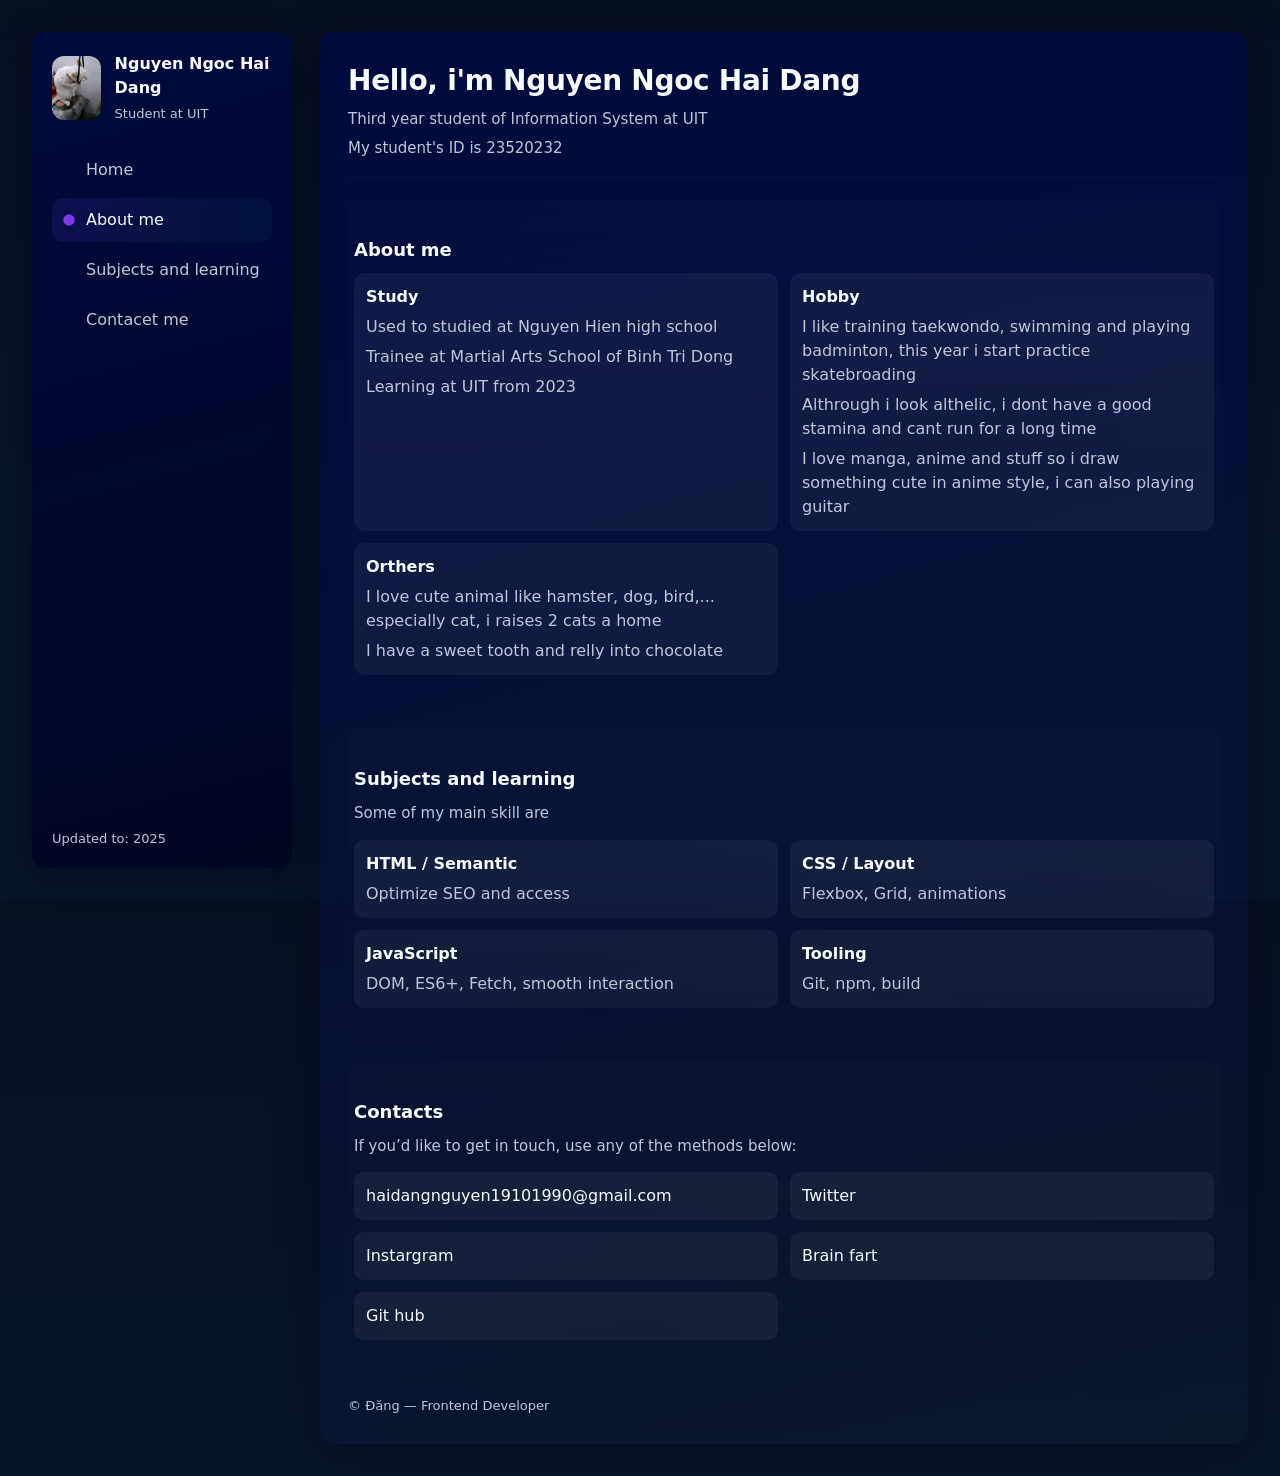
<file: homework1/index.html>
<!DOCTYPE html>
<html lang="en">

<head>
  <meta charset="UTF-8">
  <meta name="viewport" content="width=device-width, initial-scale=1.0">
  <title>Small description about me</title>
  <link rel="stylesheet" href="/homework1/style.css">
</head>

<body>
  <div class="wrap">
    <aside class="sidebar">
      <div class="profile">
        <img src="despressed_cat.jpg" alt="meowmeow" class="avatar">
        <div>
          <div class="pname">Nguyen Ngoc Hai Dang</div>
          <div class="psub">Student at UIT </div>
        </div>
      </div>

      <nav class="menu" id="menu">
        <a href="#home" data-target="home" class="active">
          <span class="dot"></span> Home
        </a>
        <a href="#about" data-target="about">
          <span class="dot"></span> About me
        </a>
        <a href="#skills" data-target="skills">
          <span class="dot"></span> Subjects and learning
        </a>
        <a href="#contact" data-target="contact">
          <span class="dot"></span> Contacet me
        </a>
      </nav>

      <div style="margin-top:auto; font-size:13px; color:var(--muted)">
        Updated to: 2025
      </div>
    </aside>

    <main class="content">
      <header class="hero" id="home">
        <div class="hero-left">
          <h1>Hello, i'm Nguyen Ngoc Hai Dang</h1>
          <p class="lead">Third year student of Information System at UIT</p>
          <p class="lead">My student's ID is 23520232</p>
        </div>
      </header>

      <section id="about">
        <h2>About me</h2>
        <div class="grid">
          <div class="card">
            <strong>Study</strong>
            <div class="muted">Used to studied at Nguyen Hien high school</div>
            <div class="muted">Trainee at Martial Arts School of Binh Tri Dong</div>
            <div class="muted">Learning at UIT from 2023</div>
          </div>
          <div class="card">
            <strong>Hobby</strong>
            <div class="muted">I like training taekwondo, swimming and playing badminton, this year i start practice
              skatebroading</div>
            <div class="muted">Althrough i look althelic, i dont have a good stamina and cant run for a long time</div>
            <div class="muted">I love manga, anime and stuff so i draw something cute in anime style, i can also playing
              guitar</div>
          </div>
          <div class="card">
            <strong>Orthers</strong>
            <div class="muted">I love cute animal like hamster, dog, bird,... especially cat, i raises 2 cats a home
            </div>
            <div class="muted">I have a sweet tooth and relly into chocolate</div>
          </div>
        </div>
      </section>

      <section id="skills">
        <h2>Subjects and learning</h2>
        <p class="lead">Some of my main skill are</p>
        <div class="grid">
          <div class="card"><strong>HTML / Semantic</strong>
            <div class="muted">Optimize SEO and access</div>
          </div>
          <div class="card"><strong>CSS / Layout</strong>
            <div class="muted">Flexbox, Grid, animations</div>
          </div>
          <div class="card"><strong>JavaScript</strong>
            <div class="muted">DOM, ES6+, Fetch, smooth interaction</div>
          </div>
          <div class="card"><strong>Tooling</strong>
            <div class="muted">Git, npm, build</div>
          </div>
        </div>
      </section>

      <section id="contact">
        <h2>Contacts</h2>
        <p class="lead">If you’d like to get in touch, use any of the methods below: </p>
        <div class="grid">
          <div class="card">
            <div>haidangnguyen19101990@gmail.com</div>
          </div>
          <div class="card">
            <a href="https://x.com/Dngai_2a" style="color:var(--white); text-decoration: none;" target="_blank">Twitter</a>
          </div>
          <div class="card">
            <a href="https://www.instagram.com/_hai.danng/" style="color:var(--white); text-decoration: none;" target="_blank">Instargram</a>
          </div>
          <div class="card">
            <a href="https://www.youtube.com/watch?v=UN7SBXJj2pc" style="color:var(--white); text-decoration: none;" target="_blank">Brain fart</a>
          </div>
          <div class="card">
            <a href="https://github.com/NguyenNgocHaiDang" target="_blank" style="color:var(--white); text-decoration: none;">Git hub</a>
          </div>
        </div>
      </section>

      <footer>© Đăng — Frontend Developer</footer>
    </main>
  </div>

  <script src="/homework1/script.js"></script>
</body>

</html>
</file>
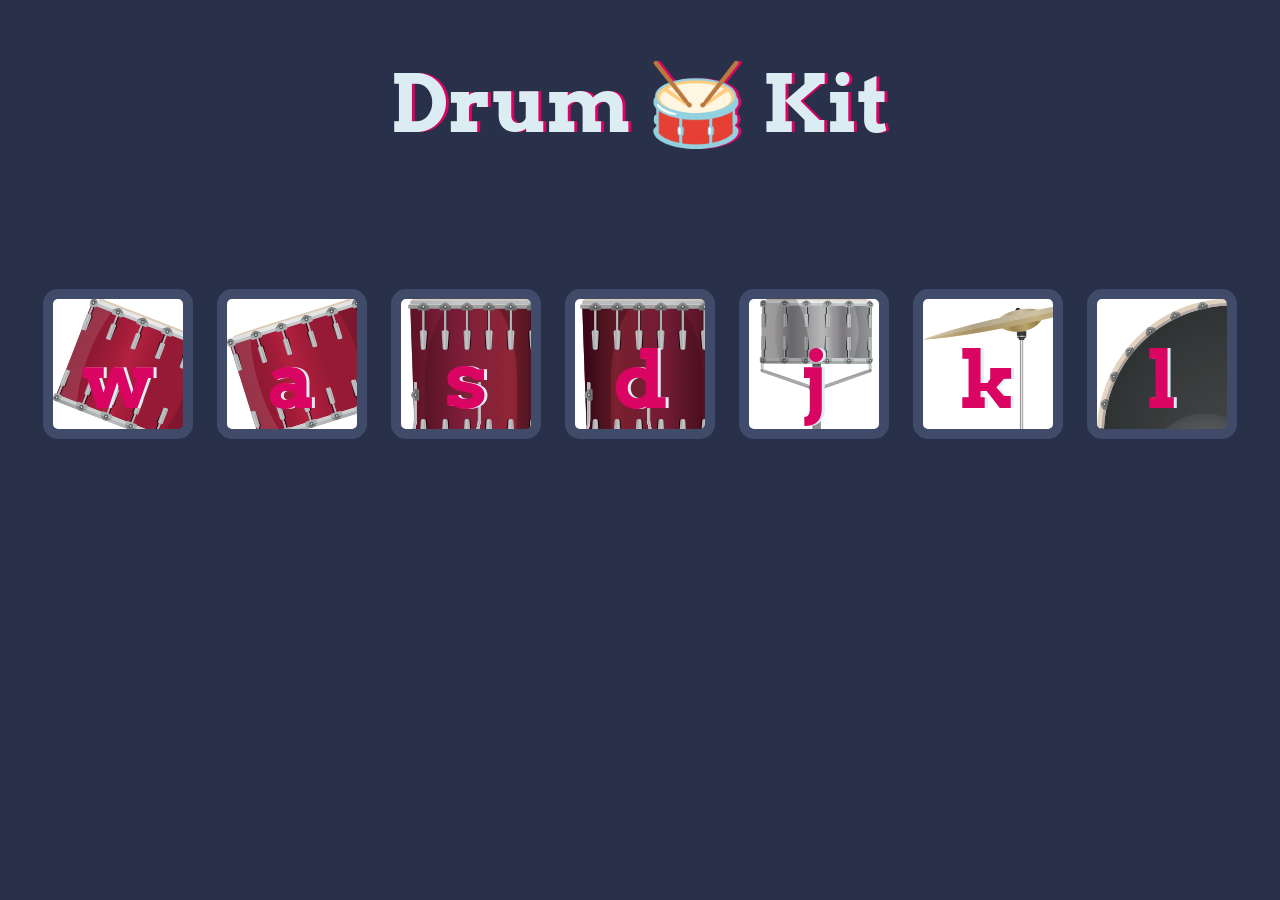
<file: homework2/index.html>
<!DOCTYPE html>
<html lang="en" dir="ltr">

<head>
  <meta charset="utf-8">
  <title>Drum Kit</title>
  <link rel="stylesheet" href="styles.css">
  <link href="https://fonts.googleapis.com/css?family=Arvo" rel="stylesheet">
</head>

<body>
  <h1 id="title">Drum 🥁 Kit</h1>
  <div class="set">
    <button class="w drum">w</button>
    <button class="a drum">a</button>
    <button class="s drum">s</button>
    <button class="d drum">d</button>
    <button class="j drum">j</button>
    <button class="k drum">k</button>
    <button class="l drum">l</button>
  </div>


<script src="index.js" charset="utf-8"></script>
</body>
</html>
</file>
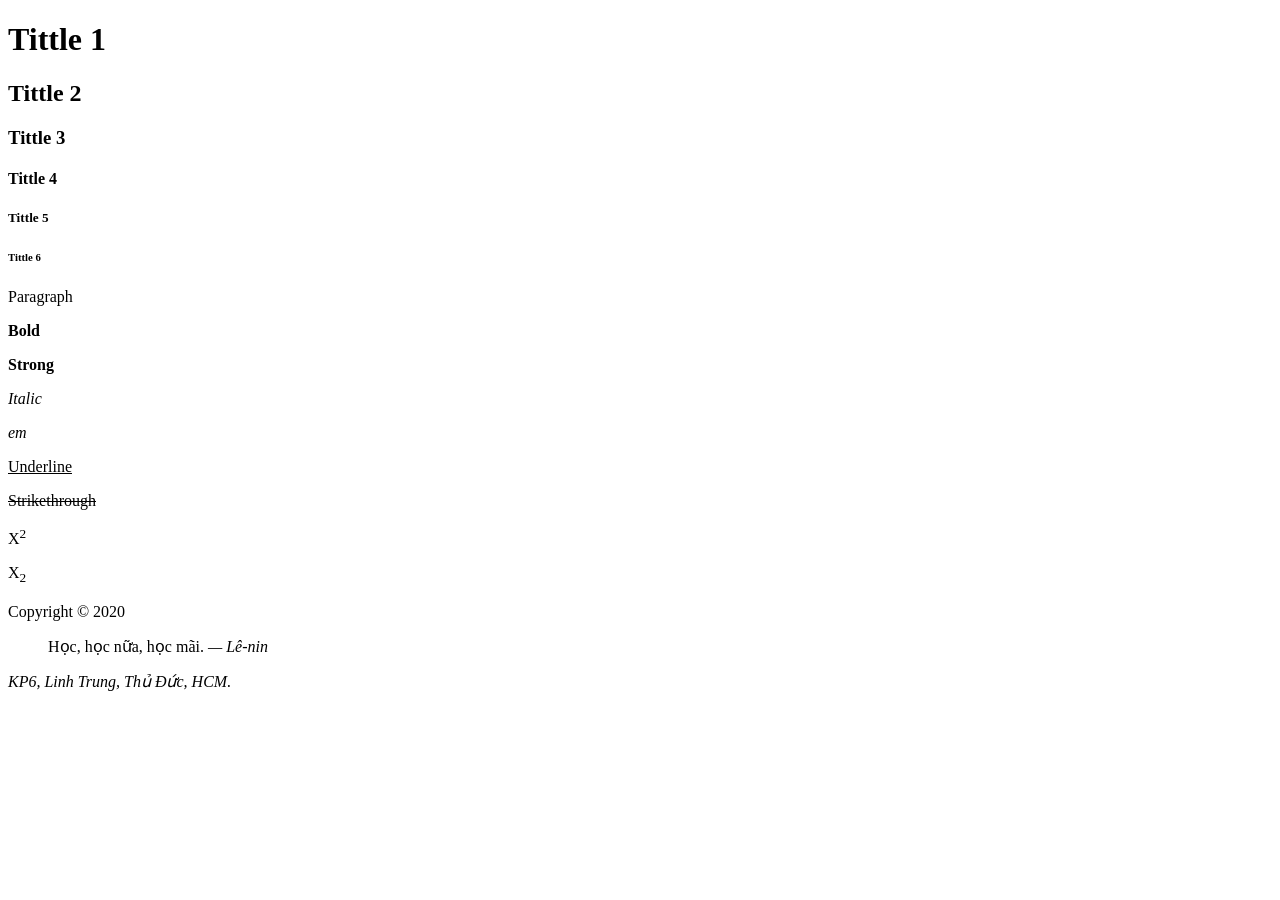
<file: exercise1/index1.html>
<!DOCTYPE html>
<html lang="en">
<head>
    <meta charset="UTF-8">
    <meta name="viewport" content="width=device-width, initial-scale=1.0">
    <title>Document</title>
</head>
<body>
    <h1>Tittle 1</h1>
    <h2>Tittle 2</h2>
    <h3>Tittle 3</h3> 
    <h4>Tittle 4</h4>
    <h5>Tittle 5</h5>
    <h6>Tittle 6</h6>
    <p>Paragraph</p>
    <p><b>Bold</b></p>
    <p><strong>Strong</strong></p>
    <p><i>Italic</i></p>
    <p><em>em</em></p>
    <p><u>Underline</u></p>
    <p><strike>Strikethrough</strike></p>
    <p>X<sup>2</sup></p>
    <p>X<sub>2</sub></p>
    <!-- https://unicode-table.com/en/00A9 -->
    <p>Copyright &#169; 2020</p>    
    <p>
        <blockquote>Học, học nữa, học mãi.
            <cite>&mdash; Lê-nin</cite>
        </blockquote>
    </p>
    <p>
        <address>KP6, Linh Trung, Thủ Đức, HCM.</address>
    </p>
</body>
</html>
</file>
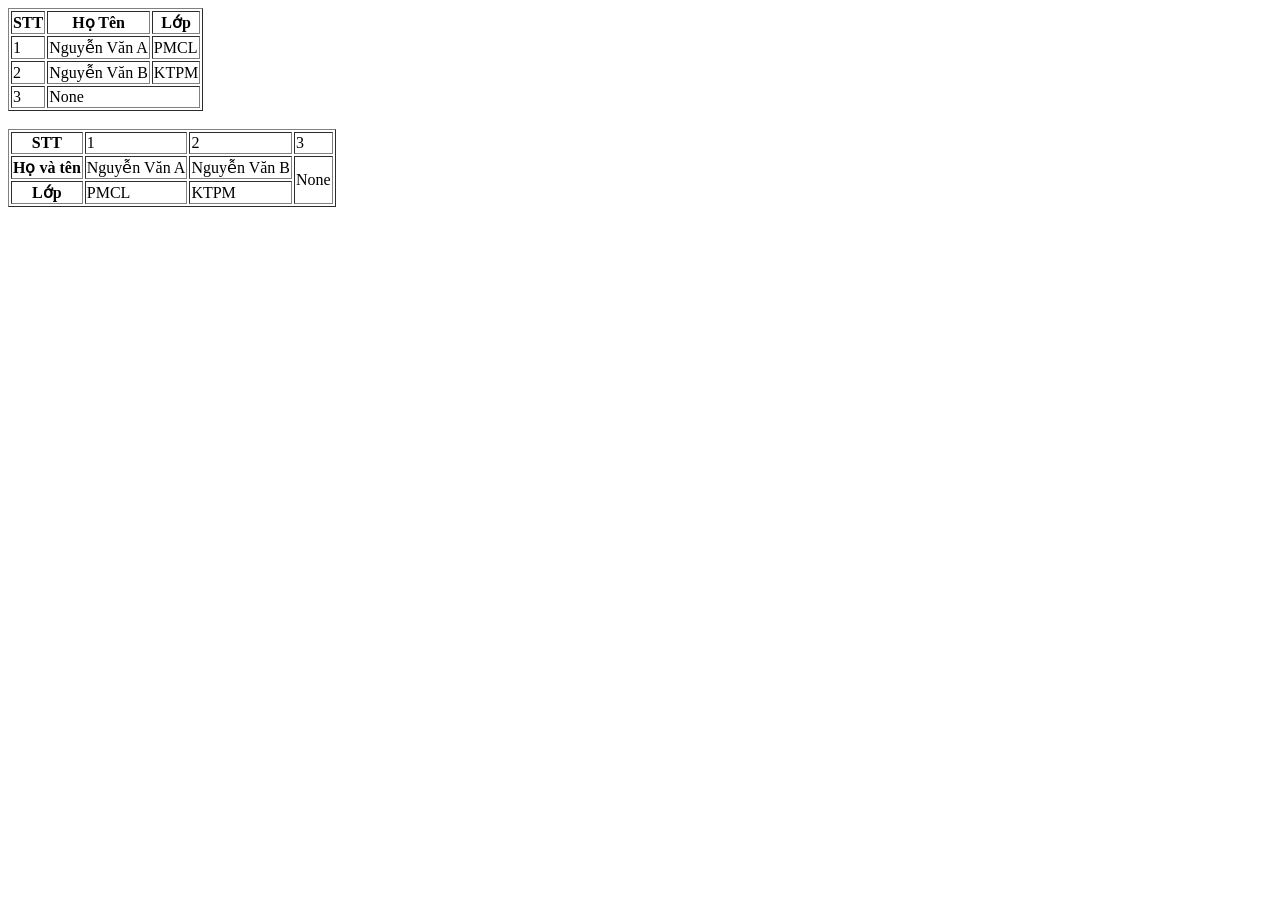
<file: exercise1/index3.html>
<!DOCTYPE html>
<html lang="en">
<head>
    <meta charset="UTF-8">
    <meta name="viewport" content="width=device-width, initial-scale=1.0">
    <title>Document</title>
</head>
<body>
  <table border="1">
    <tr>
      <th>STT</th>
      <th>Họ Tên</th>
      <th>Lớp</th>
    </tr>
    <tr>
      <td>1</td>
      <td>Nguyễn Văn A</td>
      <td>PMCL</td>
    </tr>
    <tr>
      <td>2</td>
      <td>Nguyễn Văn B</td>
      <td>KTPM</td>
    </tr>
    <tr>
      <td>3</td>
      <td colspan="2">None</td>
    </tr>
  </table>
  <br>
  <table border="1">
    <tr>
      <th>STT</th>
      <td>1</td>
      <td>2</td>
      <td>3</td>
    </tr>
    <tr>
      <th>Họ và tên</th>
      <td>Nguyễn Văn A</td>
      <td>Nguyễn Văn B</td>
      <td rowspan="2">None</td>
    </tr>
    <tr>
        <th>Lớp</th>
        <td>PMCL</td>
        <td>KTPM</td>
    </tr>
  </table>
</body>
</html>
</file>
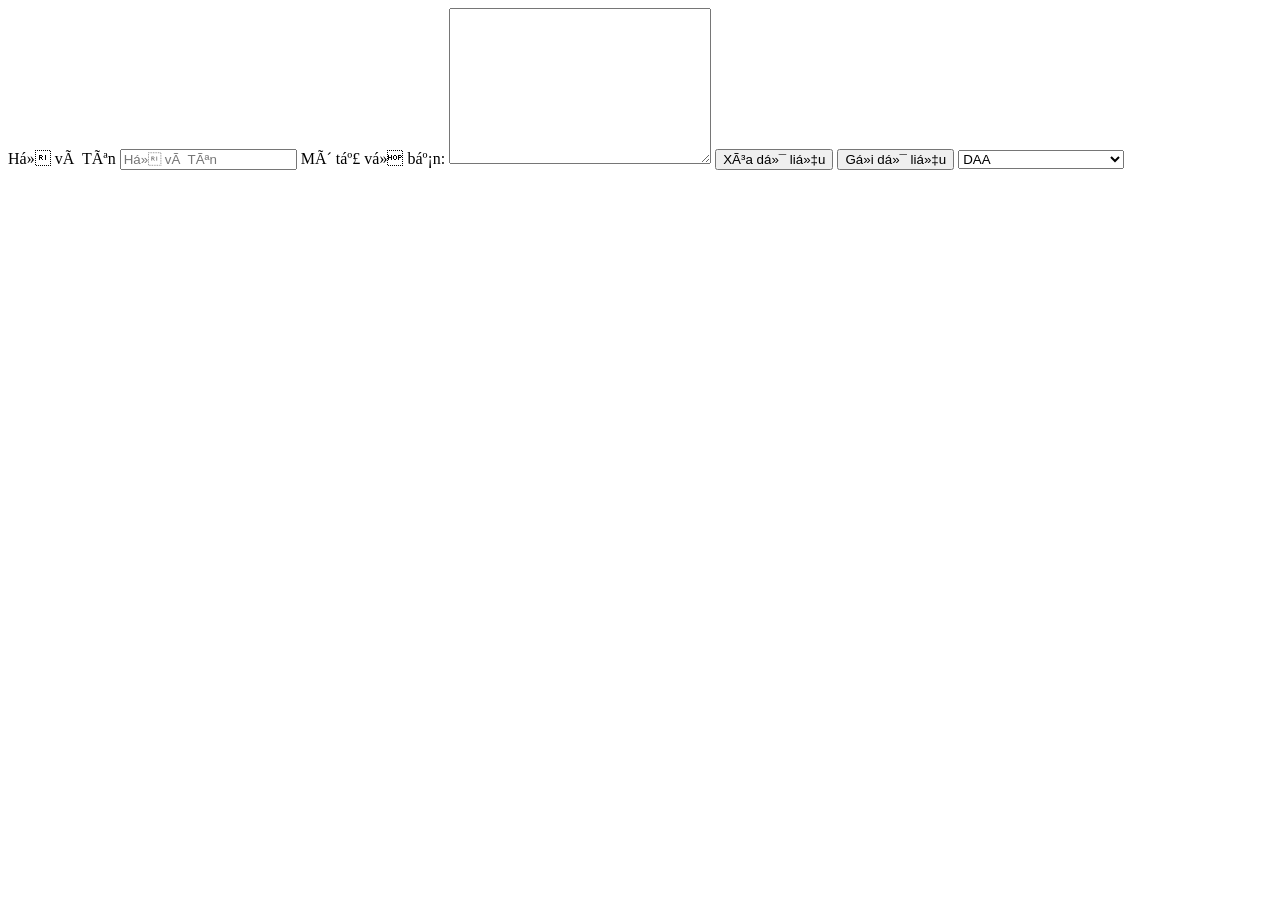
<file: exercise1/index5.html>
<!DOCTYPE html>
<html>
<head>
    <title>HTML5</title>
</head>
<body>
  <form action="" method="GET" accept-charset="UTF-8">
    <!-- action: Java script
         method: GET/POST/PUSH/PATCH/DELETE-->
    <labe for="full-name">Họ và Tên</labe>
    <input type="text" name="full-name" value="" placeholder="Họ và Tên">
    <label for="about-your-self">Mô tả về bạn:</label>
    <textarea name="about-your-self" id="" cols="30" rows="10"></textarea>
    <button>Xóa dữ liệu</button>
    <input type="submit" value="Gửi dữ liệu">
    <!-- 
    type: color/checkbox/date/datetime/datetime-local/email/file/hidden/image/  month/number/password/radio/range/reset/search/tel/time/url/week -->
    <select name="" id="">
        <optgroup label="UIT">
            <option value="">DAA</option>
            <option value="">Website môn học</option>
        </optgroup>
        <optgroup label="Mạng xã hội">
            <option value="FB">Facebook</option>
            <option value="Zalo">Zalo</option>
        </optgroup>
    </select>
  </form>
</body>
</html>
</file>
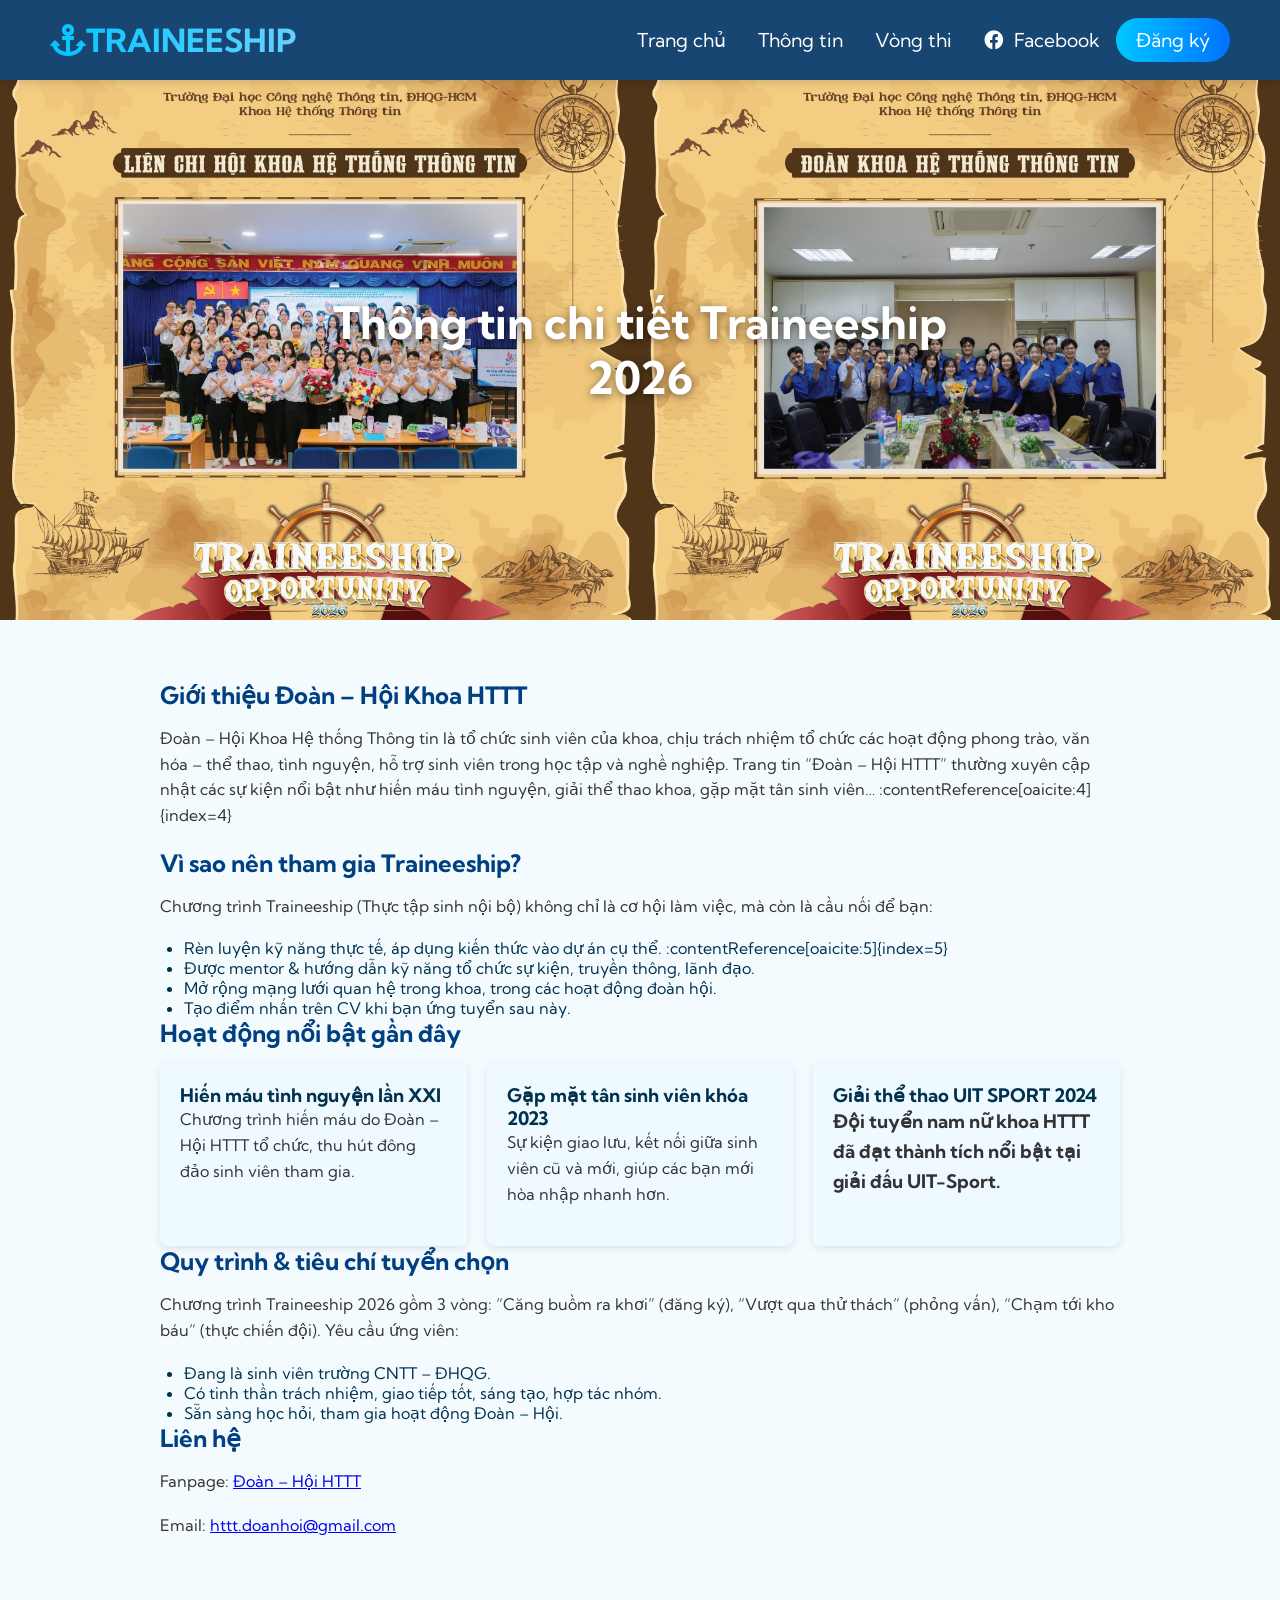
<file: homework3/tech.html>
<!DOCTYPE html>
<html lang="vi">
<head>
  <meta charset="UTF-8" />
  <meta name="viewport" content="width=device-width, initial-scale=1.0" />
  <title>Thông tin – Traineeship HTTT 2026</title>
  <link rel="stylesheet" href="styles.css" />
  <link
    rel="stylesheet"
    href="https://use.fontawesome.com/releases/v5.14.0/css/all.css"
    crossorigin="anonymous"
  />
  <link
    href="https://fonts.googleapis.com/css2?family=Kumbh+Sans:wght@400;700&display=swap"
    rel="stylesheet"
  />
  <style>
    .hero-tech {
  display: grid;
  grid-template-columns: 1fr 1fr; 
  height: 60vh;
  position: relative;
  overflow: hidden;
}

.hero-tech .half {
  background-size: cover;
  background-position: center;
  transition: transform 0.5s ease;
}

.hero-tech .half:first-child {
  background-image: url("images/t1.jpg");
}

.hero-tech .half:last-child {
  background-image: url("images/t2.jpg");
}

.hero-tech::after {
  content: "Thông tin chi tiết Traineeship 2026";
  position: absolute;
  top: 50%;
  left: 50%;
  transform: translate(-50%, -50%);
  color: #fff;
  font-size: 2.8rem;
  text-align: center;
  font-weight: 700;
  text-shadow: 0 2px 8px rgba(0, 0, 0, 0.5);
}

.hero-tech .half:hover {
  transform: scale(1.05);
}


    .content-section {
      padding: 60px 20px;
      max-width: 1000px;
      margin: 0 auto;
    }
    .content-section h2 {
      color: #004080;
      margin-bottom: 1rem;
    }
    .content-section p {
      line-height: 1.6;
      margin-bottom: 1.2rem;
      color: #333;
    }
    .list-benefits {
      list-style-type: disc;
      margin-left: 1.5rem;
    }
    .past-activities {
      display: grid;
      grid-template-columns: repeat(auto-fit, minmax(280px, 1fr));
      gap: 20px;
    }
    .activity-card {
      background: #eefaff;
      border-radius: 8px;
      padding: 20px;
      box-shadow: 0 2px 8px rgba(0,0,0,0.1);
    }




  </style>
</head>

<body>
  <!-- Navbar (reuse your navbar structure) -->
  <nav class="navbar">
    <div class="navbar__container">
      <a href="index.html" id="navbar__logo"><i class="fas fa-anchor"></i>TRAINEESHIP</a>
      <div class="navbar__toggle" id="mobile-menu">
        <span class="bar"></span> <span class="bar"></span> <span class="bar"></span>
      </div>
      <ul class="navbar__menu">
        <li class="navbar__item"><a href="index.html" class="navbar__links">Trang chủ</a></li>
        <li class="navbar__item"><a href="tech.html" class="navbar__links active">Thông tin</a></li>
        <li class="navbar__item"><a href="#rounds" class="navbar__links">Vòng thi</a></li>
        <li class="navbar__item">
          <a href="https://www.facebook.com/DoanHoiHTTT" target="_blank" class="navbar__links">
            <i class="fab fa-facebook"></i> Facebook
          </a>
        </li>
        <li class="navbar__btn">
          <a href="https://forms.gle/xTGTVu6NL3N76SZf8" target="_blank" class="button">Đăng ký</a>
        </li>
      </ul>
    </div>
  </nav>

  <!-- Hero / Banner for tech page -->
 <section class="hero-tech">
  <div class="half"></div>
  <div class="half"></div>
</section>


  <!-- Content sections -->
  <section class="content-section">
    <h2>Giới thiệu Đoàn – Hội Khoa HTTT</h2>
    <p>
      Đoàn – Hội Khoa Hệ thống Thông tin là tổ chức sinh viên của khoa, chịu trách nhiệm tổ chức
      các hoạt động phong trào, văn hóa – thể thao, tình nguyện, hỗ trợ sinh viên trong học tập và nghề nghiệp.
      Trang tin “Đoàn – Hội HTTT” thường xuyên cập nhật các sự kiện nổi bật như hiến máu tình nguyện, giải
      thể thao khoa, gặp mặt tân sinh viên… :contentReference[oaicite:4]{index=4}
    </p>

    <h2>Vì sao nên tham gia Traineeship?</h2>
    <p>Chương trình Traineeship (Thực tập sinh nội bộ) không chỉ là cơ hội làm việc, mà còn là cầu nối để bạn:</p>
    <ul class="list-benefits">
      <li>Rèn luyện kỹ năng thực tế, áp dụng kiến thức vào dự án cụ thể. :contentReference[oaicite:5]{index=5}</li>
      <li>Được mentor & hướng dẫn kỹ năng tổ chức sự kiện, truyền thông, lãnh đạo.</li>
      <li>Mở rộng mạng lưới quan hệ trong khoa, trong các hoạt động đoàn hội.</li>
      <li>Tạo điểm nhấn trên CV khi bạn ứng tuyển sau này.</li>
    </ul>

    <h2>Hoạt động nổi bật gần đây</h2>
    <div class="past-activities">
      <div class="activity-card">
        <h3>Hiến máu tình nguyện lần XXI</h3>
        <p>Chương trình hiến máu do Đoàn – Hội HTTT tổ chức, thu hút đông đảo sinh viên tham gia. </p>
      </div>
      <div class="activity-card">
        <h3>Gặp mặt tân sinh viên khóa 2023</h3>
        <p>Sự kiện giao lưu, kết nối giữa sinh viên cũ và mới, giúp các bạn mới hòa nhập nhanh hơn. </p>
      </div>
      <div class="activity-card">
        <h3>Giải thể thao UIT SPORT 2024</        </h3>
        <p>Đội tuyển nam nữ khoa HTTT đã đạt thành tích nổi bật tại giải đấu UIT-Sport.</p>
      </div>
    </div>

    <h2>Quy trình & tiêu chí tuyển chọn</h2>
    <p>Chương trình Traineeship 2026 gồm 3 vòng: “Căng buồm ra khơi” (đăng ký), “Vượt qua thử thách” (phỏng vấn),
    “Chạm tới kho báu” (thực chiến đội). Yêu cầu ứng viên:</p>
    <ul class="list-benefits">
      <li>Đang là sinh viên trường CNTT – ĐHQG.</li>
      <li>Có tinh thần trách nhiệm, giao tiếp tốt, sáng tạo, hợp tác nhóm.</li>
      <li>Sẵn sàng học hỏi, tham gia hoạt động Đoàn – Hội.</li>
    </ul>

    <h2>Liên hệ</h2>
    <p>Fanpage: <a href="https://www.facebook.com/DoanHoiHTTT" target="_blank">Đoàn – Hội HTTT</a></p>
    <p>Email: <a href="mailto:httt.doanhoi@gmail.com">httt.doanhoi@gmail.com</a></p>
  </section>

  <script src="app.js"></script>
</body>
</html>
</file>
<file: homework1/style.css>
:root{
  --bg:#0f1724;
  --card:#0b1220;
  --accent:#7c3aed;
  --muted:#bcc7d7;
  --white:#f7fbff;
  --glass: rgb(255, 255, 255, 0.05);
  --radius:14px;
  --transition:300ms cubic-bezier(.2,.9,.3,1);
}
*{box-sizing:border-box}
html,body{height:100%}
body{
  margin:0;
  font-family: Inter, ui-sans-serif, system-ui, -apple-system, "Segoe UI", Roboto, "Helvetica Neue", Arial;
  background:linear-gradient(180deg,#071021 0%, #071428 60%), var(--bg);
  color:var(--white);
  -webkit-font-smoothing:antialiased;
  -moz-osx-font-smoothing:grayscale;
  line-height:1.5;
}

/* Layout */
.wrap{
  display:grid;
  grid-template-columns:260px 1fr;
  gap:28px;
  min-height:100vh;
  padding:32px;
}

/* Sidebar */
.sidebar{
  position:sticky;
  top:32px;
  height:calc(100vh - 64px);
  background:linear-gradient(165deg, rgba(0, 10, 63), rgba(0, 5, 31, 0.9));
  border-radius:var(--radius);
  padding:20px;
  box-shadow: 0 6px 30px rgba(2,6,23,0.6);
  display:flex;
  flex-direction:column;
  gap:18px;
  overflow:hidden;
}
.profile{
  display:flex;
  gap:14px;
  align-items:center;
}
.avatar{
  width:64px;
  height:64px;
  border-radius:12px;
  display:flex;
}
.pname{
  font-weight:700;
  font-size:16px;
  color:var(--white);
}
.psub{
  font-size:13px;
  color:var(--muted);
  margin-top:4px;
}

/* Menu */
.menu{
  margin-top:6px;
  display:flex;
  flex-direction:column;
  gap:6px;
}
.menu a{
  text-decoration:none;
  color:var(--muted);
  display:flex;
  align-items:center;
  gap:12px;
  padding:10px 12px;
  border-radius:10px;
  transition:color var(--transition), transform var(--transition), background-color var(--transition);
  position:relative;
  overflow:hidden;
}
.menu a .dot{
  width:10px;
  height:10px;
  border-radius:50%;
  background:transparent;
  box-shadow: 0 0 0 4px transparent;
  transition:background var(--transition), box-shadow var(--transition), transform var(--transition);
}
.menu a:hover{
  color:var(--white);
  transform:translateX(6px);
}
.menu a:hover .dot{
  background:var(--accent);
  box-shadow: 0 8px 30px rgba(124,58,237,0.18);
  transform:scale(1.1);
}
.menu a.active{
  color:var(--white);
  font-weight: 500;
  background:linear-gradient(90deg, rgba(124,58,237,0.12), rgba(45,212,191,0.04));
}
.menu a.active .dot{
  background:var(--accent);
  box-shadow: 0 10px 30px rgba(124,58,237,0.22);
  transform:scale(1.15);
}

/* Content area */
.content{
  padding:28px;
  border-radius:var(--radius);
  background:linear-gradient(165deg, rgb(0, 10, 63), rgba(255,255,255,0.01));
  box-shadow: 0 8px 40px rgba(2,6,23,0.5);
  min-height: calc(100vh - 64px);
}
header.hero{
  display:flex;
  align-items:center;
  gap:20px;
  padding-bottom:18px;
  border-bottom:1px solid rgba(255,255,255,0.03);
  margin-bottom:22px;
}
.hero-left h1{
  margin:0;
  font-size:28px;
  letter-spacing:-0.3px;
}
.hero-left p{margin:6px 0 0;color:var(--muted)}

section{
  padding:36px 6px;
  border-radius:10px;
  margin-bottom:18px;
  background:linear-gradient(180deg, rgba(255,255,255,0.01), rgba(255,255,255,0.00));
}
h2{
  margin:0 0 10px 0;
  font-size:18px;
  color:var(--white);
}
.lead{
  font-size:15px;
  color:var(--muted);
  margin-top:6px;
}
/* Cards and lists */
.grid{
  display:grid;
  grid-template-columns:repeat(auto-fit,minmax(300px,1fr));
  gap:12px;
  margin-top:8px;
}
.card{
  background:var(--glass);
  padding:12px;
  border-radius:10px;
  color:var(--white);
  transition:transform var(--transition), box-shadow var(--transition);
}

.card:hover{transform:translateY(-6px); box-shadow:0 14px 40px rgba(2,6,23,0.5)}
.muted{color:var(--muted); margin-top:6px}

/* Footer */
footer{margin-top:20px;color:var(--muted);font-size:13px}

/* Responsive */
@media (max-width:900px){
  .wrap{grid-template-columns:1fr; padding:20px; gap:18px}
  .sidebar{position:relative;height:auto;display:flex;flex-direction:row;align-items:center;padding:12px}
  .menu{flex-direction:row; overflow:auto; gap:8px; margin-left:auto}
  .menu a{white-space:nowrap; padding:10px 14px}
  .content{min-height:unset;padding:18px}
}
</file>
<file: homework2/styles.css>
:root {
  --main-color: #DA0463;
  --secondary-color: #404B69;
  --accent-color: #DBEDF3;
}

body {
  text-align: center;
  background-color: #283149;
}

h1 {
  font-size: 5rem;
  color: var(--accent-color);
  font-family: "Arvo", cursive;
  text-shadow: 3px 0 var(--main-color);

}

footer {
  color: var(--accent-color);
  font-family: sans-serif;
}

.w {
  background-image: url("images/tom1.png");
}

.a {
  background-image: url("images/tom2.png");
}

.s {
  background-image: url("images/tom3.png");
}

.d {
  background-image: url("images/tom4.png");
}

.j {
  background-image: url("images/snare.png");
}

.k {
  background-image: url("images/crash.png");
}

.l {
  background-image: url("images/kick.png");
}

.set {
  margin: 10% auto;
}

.pressed {
  box-shadow: 0 3px 4px 0 var(--accent-color);
  opacity: 0.5;
}
.drum {
  outline: none;
  border: 10px solid var(--secondary-color);
  font-size: 5rem;
  font-family: 'Arvo', cursive;
  line-height: 2;
  font-weight: 900;
  color: var(--main-color);
  text-shadow: 3px 0 var(--accent-color);
  border-radius: 15px;
  display: inline-block;
  width: 150px;
  height: 150px;
  text-align: center;
  margin: 10px;
  background-color: white;
}
</file>
<file: homework3/styles.css>
/* BASE RESET */
* {
  box-sizing: border-box;
  margin: 0;
  padding: 0;
  font-family: 'Kumbh Sans', sans-serif;
}

html {
  scroll-behavior: smooth;
}

body {
  background-color: #f4fbff;
  color: #00314d;
}

/* NAVBAR */
.navbar {
  position: sticky; /* stays on top when scrolling, but doesn’t overlap hero */
  top: 0;
  left: 0;
  width: 100%;
  background: rgba(0, 50, 100, 0.9); /* semi-transparent navy */
  backdrop-filter: blur(6px);
  height: 80px;
  display: flex;
  justify-content: center;
  align-items: center;
  font-size: 1.2rem;
  z-index: 100; /* ensures it’s above hero background */
  box-shadow: 0 2px 10px rgba(0, 0, 0, 0.15);
  animation: fadeInDown 0.8s ease-in-out;
}

.navbar__container {
  display: flex;
  justify-content: space-between;
  align-items: center;
  height: 80px;
  width: 100%;
  max-width: 1300px;
  padding: 0 50px;
}

#navbar__logo {
  background: linear-gradient(to right, #00c6ff, #66d1ff);
  -webkit-background-clip: text;
  background-clip: text;
  -webkit-text-fill-color: transparent;
  font-size: 2rem;
  text-decoration: none;
  font-weight: 700;
}

.navbar__menu {
  display: flex;
  align-items: center;
  list-style: none;
}

.navbar__links {
  color: #fff;
  text-decoration: none;
  padding: 0 1rem;
  transition: color 0.3s ease;
}

.navbar__links:hover {
  color: #aee2ff;
}

.button {
  background: linear-gradient(to right, #00c6ff, #0072ff);
  color: #fff;
  padding: 10px 20px;
  border-radius: 25px;
  text-decoration: none;
  transition: all 0.3s ease;
}

.button:hover {
  box-shadow: 0 4px 10px rgba(0, 114, 255, 0.4);
}


/* MOBILE NAV */
.navbar__toggle .bar {
  display: none;
}

@media screen and (max-width: 960px) {
  .navbar__menu {
    display: grid;
    grid-template-columns: auto;
    background: #004080;
    width: 100%;
    position: absolute;
    top: -1000px;
    transition: all 0.5s ease;
    opacity: 0;
    z-index: -1;
  }

  .navbar__menu.active {
    top: 100%;
    opacity: 1;
    z-index: 99;
    height: 50vh;
  }

  .navbar__toggle .bar {
    display: block;
    width: 25px;
    height: 3px;
    margin: 5px auto;
    background: #fff;
    transition: all 0.3s ease-in-out;
  }

  #mobile-menu {
    position: absolute;
    top: 25%;
    right: 5%;
    transform: translate(5%, 25%);
    cursor: pointer;
  }

  #mobile-menu.is-active .bar:nth-child(2) {
    opacity: 0;
  }

  #mobile-menu.is-active .bar:nth-child(1) {
    transform: translateY(8px) rotate(45deg);
  }

  #mobile-menu.is-active .bar:nth-child(3) {
    transform: translateY(-8px) rotate(-45deg);
  }
}

/* HERO SECTION */
.main {
  position: relative;
  display: flex;
  justify-content: center;
  align-items: center;
  height: 100vh;
  text-align: center;
  color: #fff;
  overflow: hidden;
}

/* Background image layer */
.main::before {
  content: "";
  position: absolute;
  inset: 0;
  background: url("images/trainee-bg.png") center/cover no-repeat;
  opacity: 0;
  animation: fadeInBg 2.5s ease-in forwards;
  z-index: 0;
}

/* Soft overlay for readability */
.main::after {
  content: "";
  position: absolute;
  inset: 0;
  background: linear-gradient(to bottom, rgba(0, 40, 80, 0.55), rgba(0, 60, 120, 0.55));
  z-index: 1;
}

/* Text on top */
.main__container,
.main__content {
  position: relative;
  z-index: 2;
  animation: floatUp 1.2s ease-out;
}

.main__content h1 {
  font-size: 3rem;
  background: linear-gradient(to right, #0072ff, #00c6ff);
  -webkit-background-clip: text;
  background-clip: text;
  -webkit-text-fill-color: transparent;
  margin-bottom: 0.5rem;
}

.main__content h2 {
  font-size: 2.2rem;
  color: #d8f0ff;
  margin-bottom: 1rem;
}

.main__content p {
  font-size: 1.2rem;
  max-width: 600px;
  margin: 0 auto 1.5rem;
}

.main__btn {
  padding: 14px 32px;
  border-radius: 30px;
  border: none;
  background: linear-gradient(to right, #00c6ff, #0072ff);
  color: #fff;
  font-weight: 600;
  cursor: pointer;
  transition: all 0.3s ease;
}

.main__btn:hover {
  transform: translateY(-3px);
  box-shadow: 0 5px 15px rgba(0, 114, 255, 0.3);
}

@keyframes fadeInBg {
  from {
    opacity: 0;
    transform: scale(1.05);
  }
  to {
    opacity: 0.3; /* soft background */
    transform: scale(1);
  }
}

@keyframes floatUp {
  from {
    opacity: 0;
    transform: translateY(40px);
  }
  to {
    opacity: 1;
    transform: translateY(0);
  }
}


/* SECTIONS (INFO + ROUNDS) */
.services {
  background: #f0faff;
  padding: 80px 20px;
  text-align: center;
}

.services h1 {
  font-size: 2.2rem;
  background: linear-gradient(to right, #004080, #00aaff);
  -webkit-background-clip: text;
  background-clip: text;
  -webkit-text-fill-color: transparent;
  margin-bottom: 2.5rem;
  animation: fadeIn 1s ease;
}

.services__container {
  display: flex;
  justify-content: center;
  flex-wrap: wrap;
  gap: 20px;
}

.services__card {
  background: linear-gradient(to bottom right, #0072ff, #00c6ff);
  color: #fff;
  border-radius: 10px;
  width: 320px;
  padding: 30px 20px;
  margin: 10px;
  transition: transform 0.3s ease, box-shadow 0.3s ease;
  animation: fadeSlideUp 1s ease forwards;
}

.services__card:hover {
  transform: translateY(-8px);
  box-shadow: 0 6px 20px rgba(0, 114, 255, 0.3);
}

.services__card h2 {
  font-size: 1.3rem;
  margin-bottom: 10px;
}

.services__card p {
  font-size: 1rem;
  margin-bottom: 20px;
}

.services__card button {
  background: #fff;
  color: #0072ff;
  padding: 10px 20px;
  border: none;
  border-radius: 20px;
  cursor: pointer;
  transition: background 0.3s ease;
}

.services__card button:hover {
  background: #004080;
  color: #fff;
}

@keyframes fadeSlideUp {
  from {
    opacity: 0;
    transform: translateY(50px);
  }
  to {
    opacity: 1;
    transform: translateY(0);
  }
}

/* FOOTER */
.footer__container {
  background: linear-gradient(90deg, #002b4d, #004080);
  color: #fff;
  text-align: center;
  padding: 40px 20px;
  animation: fadeIn 1s ease;
}

.footer__container a {
  color: #66d1ff;
  text-decoration: none;
}

.footer__container a:hover {
  text-decoration: underline;
}

/* RESPONSIVE TWEAKS */
@media screen and (max-width: 768px) {
  .main__content h1 {
    font-size: 2rem;
  }
  .main__content h2 {
    font-size: 1.6rem;
  }
  .main__content p {
    font-size: 1rem;
  }
  .services__card {
    width: 90%;
  }
}

.navbar__links i {
  margin-right: 6px;
}

.navbar__links:hover i {
  color: #1877f2; /* Facebook blue */
  transition: color 0.3s ease;
}
</file>
